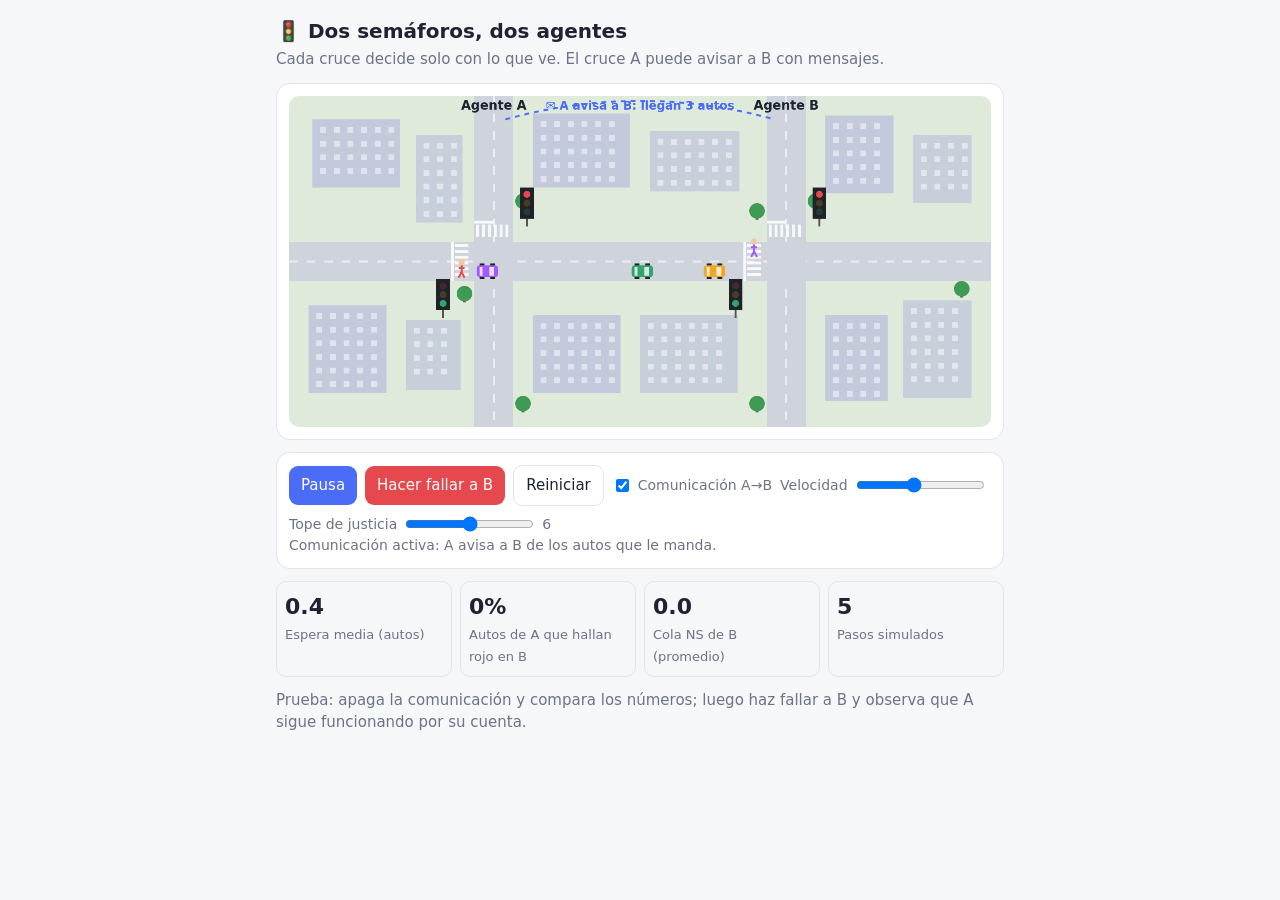
<file: IAdistribuida/etapa5_semaforos.html>
<!doctype html>
<html lang="es"><head><meta charset="utf-8">
<meta name="viewport" content="width=device-width, initial-scale=1, viewport-fit=cover">
<title>Etapa 5 · Semáforos multiagente</title>
<style>
:root{--bg:#f6f7f9;--card:#fff;--ink:#1d2330;--mut:#6b7385;--line:#e1e4ea;--road:#cfd3dc;--grass:#dfeadb;--bld:#c3cadb;--acc:#4a6cf7;--car:#4a6cf7;--red:#e5484d;--grn:#30a46c;--amb:#f5a524;box-sizing:border-box;padding-top:env(safe-area-inset-top,0px);padding-bottom:env(safe-area-inset-bottom,0px)}
@media (prefers-color-scheme:dark){:root:not([data-theme="light"]){--bg:#0f1115;--card:#171a21;--ink:#e8eaf0;--mut:#8b93a7;--line:#262b36;--road:#363c49;--grass:#1c2a20;--bld:#2d3345;--acc:#7c9cff;--car:#7c9cff}}
:root[data-theme="dark"]{--bg:#0f1115;--card:#171a21;--ink:#e8eaf0;--mut:#8b93a7;--line:#262b36;--road:#363c49;--grass:#1c2a20;--bld:#2d3345;--acc:#7c9cff;--car:#7c9cff}
html{scroll-padding-top:env(safe-area-inset-top,0px)}
*{box-sizing:border-box}
body{margin:0;background:var(--bg);color:var(--ink);font:15px/1.5 system-ui,-apple-system,"Segoe UI",sans-serif}
main{max-width:760px;margin:0 auto;padding:16px}
h1{font-size:20px;margin:0 0 2px}p.sub{color:var(--mut);margin:0 0 12px}
.card{background:var(--card);border:1px solid var(--line);border-radius:14px;padding:12px;margin-bottom:12px}
canvas{width:100%;max-width:720px;height:auto;display:block;border-radius:10px}
.bar{display:flex;flex-wrap:wrap;gap:8px;align-items:center}
button{background:var(--acc);color:#fff;border:0;border-radius:9px;padding:8px 12px;font:inherit;cursor:pointer}
button.alt{background:transparent;color:var(--ink);border:1px solid var(--line)}
button.bad{background:var(--red)}
label{display:flex;gap:6px;align-items:center;color:var(--mut);font-size:14px}
.grid{display:grid;grid-template-columns:repeat(auto-fit,minmax(130px,1fr));gap:8px}
.m{border:1px solid var(--line);border-radius:10px;padding:8px}.m b{display:block;font-size:22px}.m span{color:var(--mut);font-size:13px}
#estado{font-size:14px;color:var(--mut);min-height:21px}
</style></head><body><main>
<h1>🚦 Dos semáforos, dos agentes</h1>
<p class="sub">Cada cruce decide solo con lo que ve. El cruce A puede avisar a B con mensajes.</p>
<div class="card"><canvas id="cv" width="1440" height="680" aria-label="Simulación de dos cruces"></canvas></div>
<div class="card"><div class="bar">
<button id="bp">Pausa</button>
<button id="bf" class="bad">Hacer fallar a B</button>
<button id="br" class="alt">Reiniciar</button>
<label><input type="checkbox" id="com" checked> Comunicación A→B</label>
<label>Velocidad <input type="range" id="vel" min="1" max="10" value="5"></label>
<label>Tope de justicia <input type="range" id="tope" min="2" max="10" value="6"><span id="tv">6</span></label>
</div><div id="estado"></div></div>
<div class="grid">
<div class="m"><b id="m1">0</b><span>Espera media (autos)</span></div>
<div class="m"><b id="m2">0%</b><span>Autos de A que hallan rojo en B</span></div>
<div class="m"><b id="m3">0</b><span>Cola NS de B (promedio)</span></div>
<div class="m"><b id="m4">0</b><span>Pasos simulados</span></div>
</div>
<p class="sub" style="margin-top:12px">Prueba: apaga la comunicación y compara los números; luego haz fallar a B y observa que A sigue funcionando por su cuenta.</p>
</main>
<script>
const VIAJE=3,MIN=3,ANT=2,P={A:{NS:.3,EW:.4},B:{NS:.3,EW:.05}};
const $=id=>document.getElementById(id),cv=$('cv'),g=cv.getContext('2d');
let S,pausa=false;
function nuevo(){S={A:{c:{NS:0,EW:0},v:'NS'},B:{c:{NS:0,EW:0},v:'NS'},tA:0,tB:0,av:[],cam:Array(VIAJE).fill(0),n:0,esp:0,ll:0,rojo:0,nsB:0,falla:false,flash:0,pA:null,pB:null,last:performance.now(),delay:300,fp:1,ped:{A:{y:140,d:1},B:{y:200,d:-1}}}}
const com=()=>$('com').checked,tope=()=>+$('tope').value;
function llegan(X,p){for(const k in p)if(Math.random()<p[k])X.c[k]++}
function otra(v){return v==='NS'?'EW':'NS'}
function paso(){
 llegan(S.A,P.A);llegan(S.B,P.B);
 const l=S.cam.shift();S.B.c.EW+=l;
 if(l){S.ll+=l;if(S.B.v!=='EW')S.rojo+=l}
 S.av=S.av.map(t=>t-1).filter(t=>t>=-1);
 S.tA++;const oA=otra(S.A.v);
 if(S.tA>=MIN&&S.A.c[oA]>S.A.c[S.A.v]){S.A.v=oA;S.tA=0}
 let ch=false;S.tB++;
 if(S.falla){if(S.tB%10===0)ch=true}
 else{const v=S.B.v,o=otra(v),vien=com()&&S.av.some(t=>t<=ANT),just=S.B.c.NS<tope();
  if(vien&&just&&v!=='EW'&&S.tB>=MIN){ch=true}
  else if(vien&&just&&v==='EW'){}
  else if(S.tB>=MIN&&S.B.c[o]>S.B.c[v]){ch=true}
  if(ch)S.tB=0}
 if(ch)S.B.v=otra(S.B.v);
 const sA=S.A.c[S.A.v]>0;if(sA)S.A.c[S.A.v]--;S.pA=sA?S.A.v:null;
 const salio=sA&&S.A.v==='EW';
 const sB=S.B.c[S.B.v]>0;if(sB)S.B.c[S.B.v]--;S.pB=sB?S.B.v:null;
 S.cam.push(salio?1:0);
 if(salio&&com()&&!S.falla)S.av.push(VIAJE);
 S.n++;S.esp+=S.A.c.NS+S.A.c.EW+S.B.c.NS+S.B.c.EW;S.nsB+=S.B.c.NS;
}
const css=n=>getComputedStyle(document.documentElement).getPropertyValue(n).trim();
const COL=['#e5484d','#f5a524','#30a46c','#4a6cf7','#a259ff','#14b8c4'];
const XA=210,XB=510,LN=180;
function car(x,y,col,dir){g.save();g.translate(x,y);if(dir==='NS')g.rotate(Math.PI/2);
 g.fillStyle='#222';g.fillRect(-8,-8,5,2);g.fillRect(3,-8,5,2);g.fillRect(-8,6,5,2);g.fillRect(3,6,5,2);
 g.fillStyle=col;g.beginPath();g.roundRect?g.roundRect(-11,-6,22,12,3):g.rect(-11,-6,22,12);g.fill();
 g.fillStyle='rgba(255,255,255,.78)';g.fillRect(2,-4.5,5,9);g.fillRect(-8,-4.5,3,9);g.restore()}
function tree(x,y){g.fillStyle='#7a5a3a';g.fillRect(x-1.5,y,3,7);g.fillStyle='#3f9a56';g.beginPath();g.arc(x,y-2,8,0,7);g.fill()}
function bld(x,y,w,h,i){g.globalAlpha=i%2?.85:1;g.fillStyle=css('--bld');g.fillRect(x,y,w,h);g.globalAlpha=1;g.fillStyle='rgba(255,255,255,.5)';for(let a=x+8;a<x+w-8;a+=14)for(let b=y+8;b<y+h-8;b+=14)g.fillRect(a,b,6,6)}
function light(x,y,on,warn){g.fillStyle='#555';g.fillRect(x-1,y+15,2,9);g.fillStyle='#1f2229';g.fillRect(x-7,y-16,14,32);
 [['--red','R'],['--amb','A'],['--grn','G']].forEach(([v,k],i)=>{g.globalAlpha=on===k?1:.2;g.fillStyle=css(v);g.beginPath();g.arc(x,y-9+i*9,3.6,0,7);g.fill()});g.globalAlpha=1;
 if(warn){g.strokeStyle=css('--amb');g.lineWidth=2;g.strokeRect(x-9,y-18,18,36)}}
function ped(x,y,t,col){const s=Math.sin(t/110)*3;g.strokeStyle=col;g.lineWidth=2;g.beginPath();g.moveTo(x,y-7);g.lineTo(x,y);g.moveTo(x,y);g.lineTo(x-s,y+6);g.moveTo(x,y);g.lineTo(x+s,y+6);g.moveTo(x-3,y-4);g.lineTo(x+3,y-4);g.stroke();g.fillStyle='#f2c9a0';g.beginPath();g.arc(x,y-10,3.2,0,7);g.fill()}
const tx=i=>XA+22+(XB-XA-78)*(1-(i+.5)/VIAJE);
function draw(){
 const W=720,H=340,now=performance.now();g.setTransform(2,0,0,2,0,0);
 const f=pausa?S.fp:Math.min(1,(now-S.last)/S.delay);S.fp=f;
 g.fillStyle=css('--grass');g.fillRect(0,0,W,H);
 [[24,24,90,70],[130,40,48,90],[250,18,100,76],[370,36,92,62],[550,20,70,80],[640,40,60,70],[20,215,80,90],[120,230,56,72],[250,225,90,80],[360,225,100,80],[550,225,64,88],[630,210,70,100]].forEach((b,i)=>bld(...b,i));
 [[240,110],[480,120],[180,205],[240,318],[480,318],[540,110],[690,200]].forEach(t=>tree(...t));
 const road=css('--road'),ink=css('--ink');
 g.fillStyle=road;g.fillRect(0,150,W,40);g.fillRect(XA-20,0,40,H);g.fillRect(XB-20,0,40,H);
 g.strokeStyle='rgba(255,255,255,.6)';g.lineWidth=2;g.setLineDash([9,9]);
 g.beginPath();g.moveTo(0,170);g.lineTo(W,170);[XA,XB].forEach(x=>{g.moveTo(x,0);g.lineTo(x,H)});g.stroke();g.setLineDash([]);
 g.fillStyle=road;g.fillRect(XA-20,150,40,40);g.fillRect(XB-20,150,40,40);
 [[S.A,XA,'A','pA'],[S.B,XB,'B','pB']].forEach(([X,cx,k,pk])=>{
  g.fillStyle='rgba(255,255,255,.85)';
  for(let y=152;y<188;y+=6)g.fillRect(cx-40,y,14,3);
  for(let x=cx-18;x<cx+18;x+=6)g.fillRect(x,132,3,13);
  g.fillRect(cx-44,150,3,40);g.fillRect(cx-20,128,20,3);
  light(cx-52,204,X.v==='EW'?'G':'R',S.falla&&k==='B'&&S.flash%40<20);light(cx+34,110,X.v==='NS'?'G':'R',S.falla&&k==='B'&&S.flash%40<20);
  const capE=k==='A'?6:9,capN=5,nE=Math.min(X.c.EW,capE),nN=Math.min(X.c.NS,capN);
  for(let i=0;i<nE;i++)car(cx-56-i*25,LN,COL[(i+(k==='B'?2:0))%6],'EW');
  for(let i=0;i<nN;i++)car(cx-10,115-i*25,COL[(i+3+(k==='B'?1:0))%6],'NS');
  g.fillStyle=ink;g.font='600 11px system-ui';g.textAlign='center';
  if(X.c.EW>capE)g.fillText('+'+(X.c.EW-capE),cx-56-capE*25+10,LN+22);
  if(X.c.NS>capN)g.fillText('+'+(X.c.NS-capN),cx-10,115-capN*25+22);
  const pass=S[pk];
  if(pass==='EW'){const x0=cx-56,x1=k==='A'?tx(1):cx+70;car(x0+(x1-x0)*f,LN,COL[4],'EW')}
  if(pass==='NS')car(cx-10,115+130*f,COL[5],'NS');
  const q=S.ped[k];
  if(!pausa&&(X.v!=='EW'||(q.y>140&&q.y<200))){q.y+=q.d*.7;if(q.y>=200){q.y=200;q.d=-1}if(q.y<=140){q.y=140;q.d=1}}
  const moving=X.v!=='EW'||(q.y>140&&q.y<200);ped(cx-33,q.y,moving?now:0,k==='A'?'#e5484d':'#a259ff');
  g.fillStyle=ink;g.font='700 13px system-ui';g.fillText('Agente '+k,cx,14);
 });
 S.cam.forEach((c,i)=>{if(c&&i<VIAJE-1){const x=Math.min(tx(i-f),XB-56-25*Math.min(S.B.c.EW,9));car(x,LN,COL[(i+1)%6],'EW')}});
 if(S.falla){S.flash++;g.fillStyle=css('--amb');g.font='700 12px system-ui';g.textAlign='center';g.fillText('⚠ FALLO · modo fijo',XB,30)}
 else if(com()&&S.av.length){g.strokeStyle=css('--acc');g.lineWidth=2;g.setLineDash([5,5]);g.beginPath();g.moveTo(XA+12,24);g.quadraticCurveTo((XA+XB)/2,-14,XB-12,24);g.stroke();g.setLineDash([]);
  g.fillStyle=css('--acc');g.font='700 12px system-ui';g.textAlign='center';g.fillText('✉ A avisa a B: llegan '+S.av.length+' auto'+(S.av.length>1?'s':''),(XA+XB)/2,14)}
}
function ui(){
 const n=Math.max(S.n,1);
 $('m1').textContent=(S.esp/n).toFixed(1);$('m2').textContent=Math.round(100*S.rojo/Math.max(S.ll,1))+'%';
 $('m3').textContent=(S.nsB/n).toFixed(1);$('m4').textContent=S.n;$('tv').textContent=tope();
 $('bf').textContent=S.falla?'Reparar a B':'Hacer fallar a B';
 $('estado').textContent=S.falla?'B falló: ignora los mensajes y cambia con un temporizador fijo. A sigue decidiendo por su cuenta.':(com()?'Comunicación activa: A avisa a B de los autos que le manda.':'Sin comunicación: cada agente solo ve su propio cruce.');
}
function loop(){if(!pausa)paso();S.last=performance.now();S.delay=620-$('vel').value*55;ui();setTimeout(loop,S.delay)}
function frame(){draw();requestAnimationFrame(frame)}
$('bp').onclick=()=>{pausa=!pausa;$('bp').textContent=pausa?'Reanudar':'Pausa'};
$('bf').onclick=()=>{S.falla=!S.falla;S.tB=0};
$('br').onclick=()=>nuevo();
$('com').onchange=()=>{S.av=[]};
nuevo();loop();frame();
</script></body></html>
</file>
